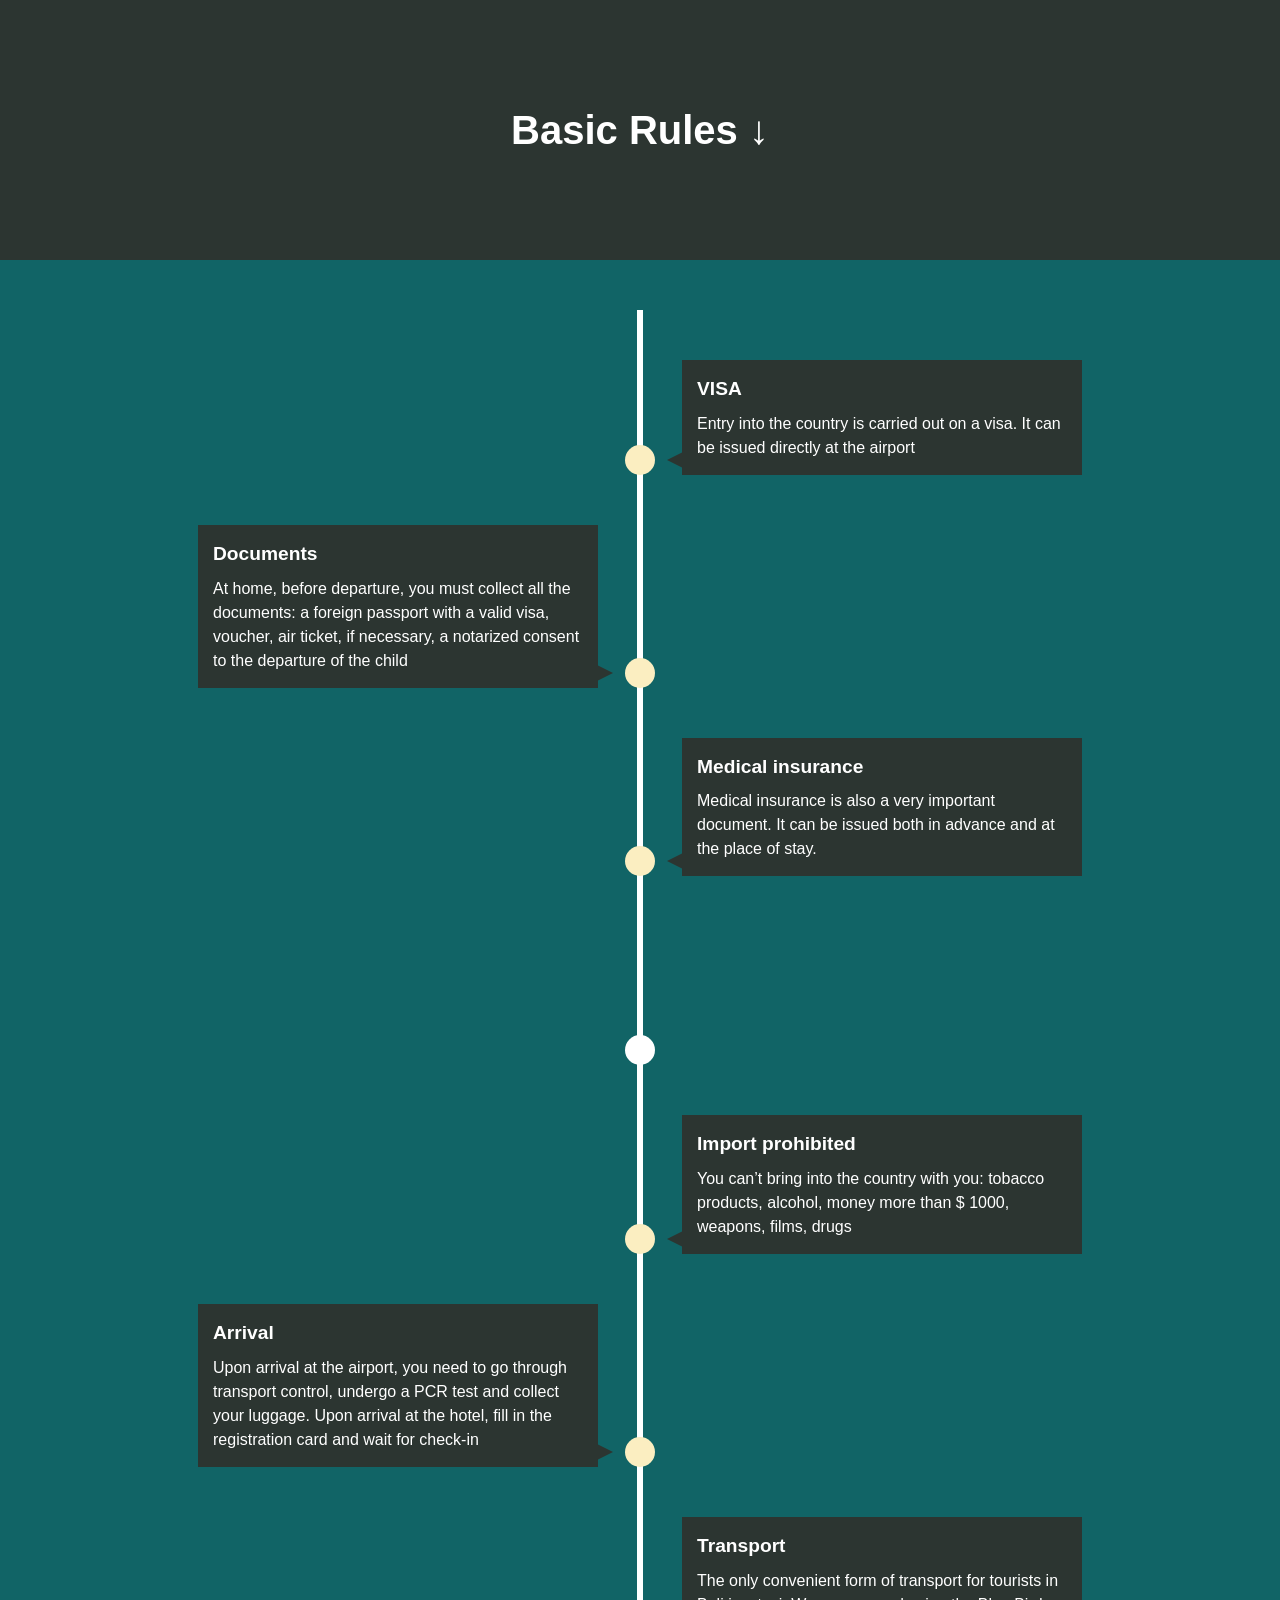
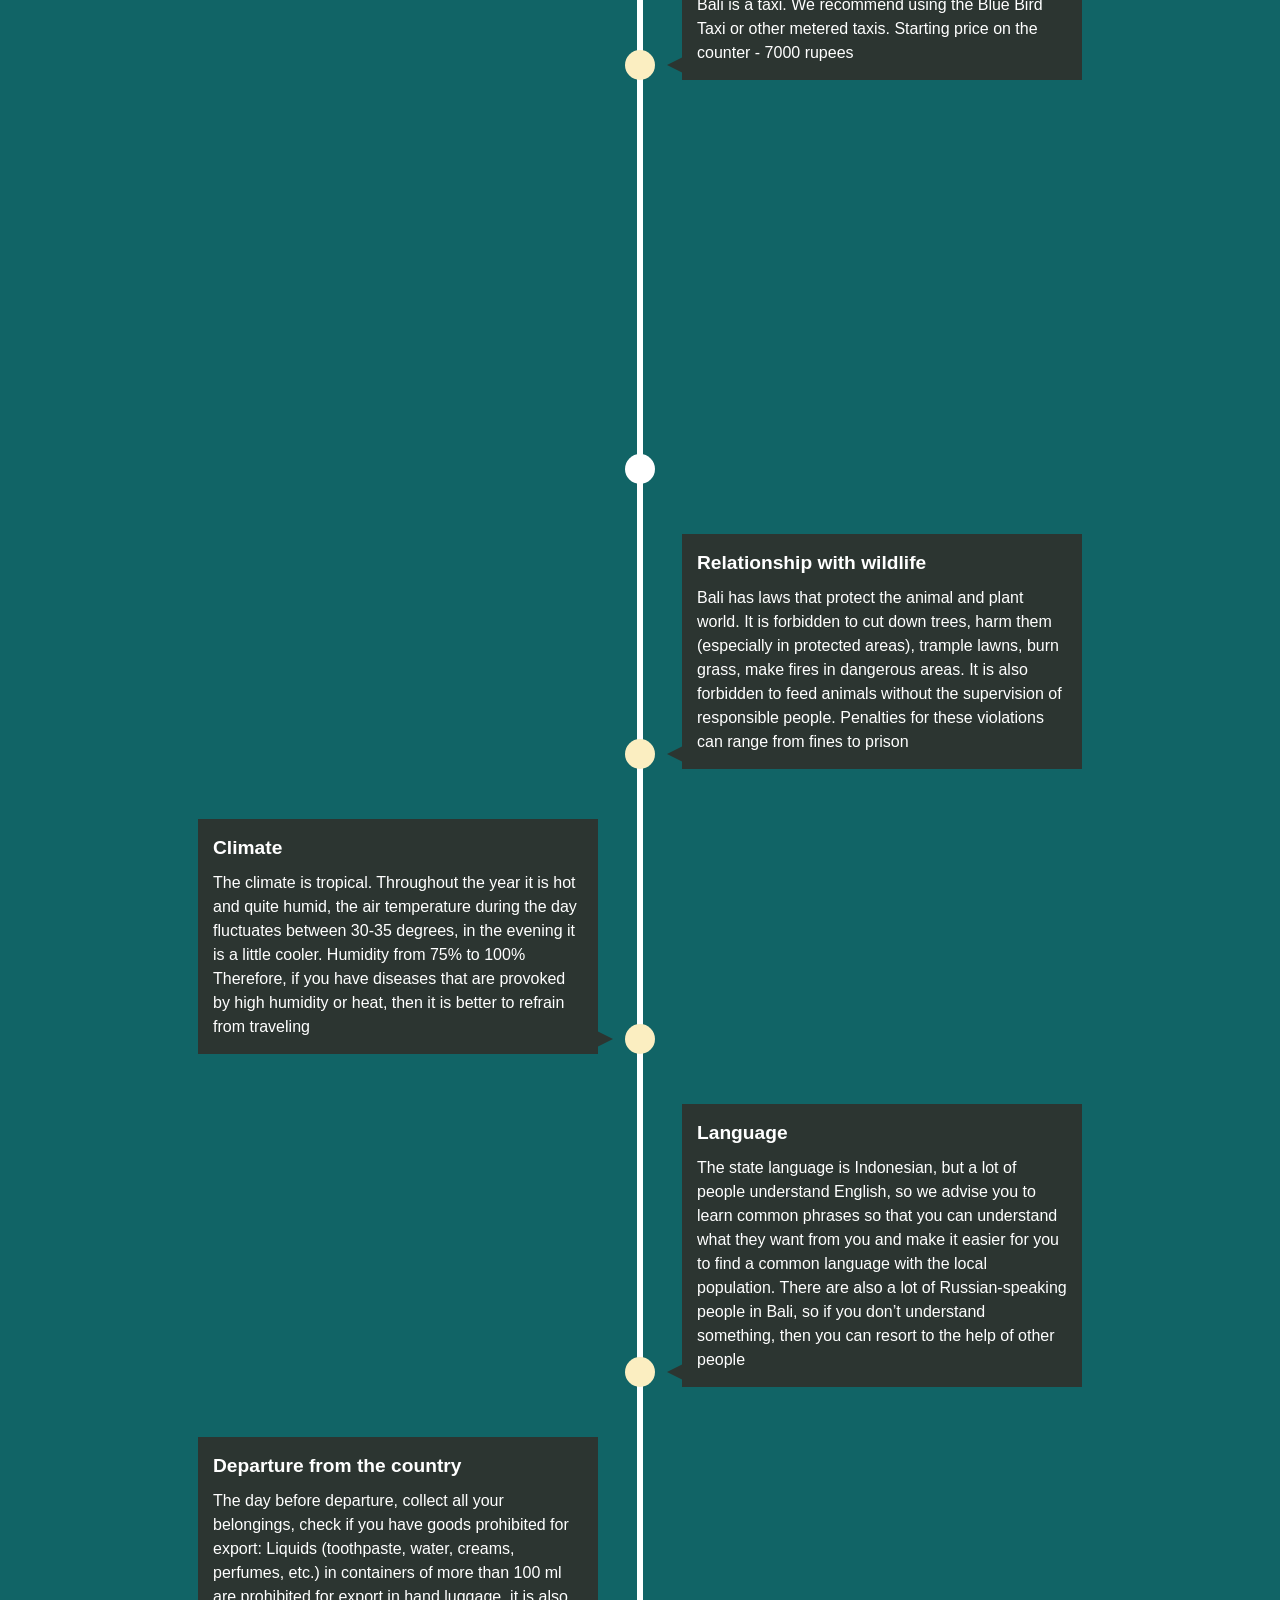
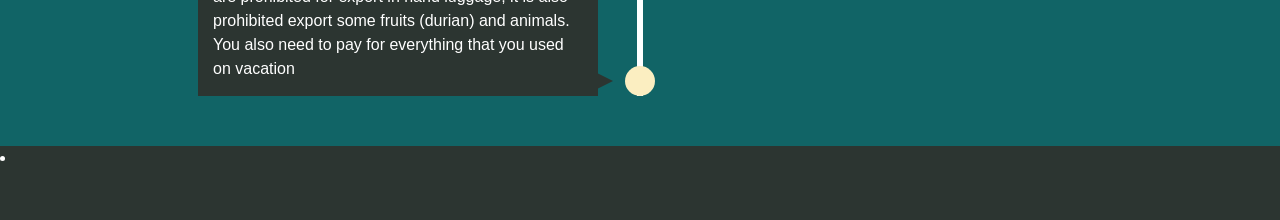
<file: Project Bali +todo list/Bali-project/index2.html>
<!DOCTYPE html>
<html lang="en">
<head>
    <meta charset="UTF-8">
    <meta http-equiv="X-UA-Compatible" content="IE=edge">
    <meta name="viewport" content="width=device-width, initial-scale=1.0">
    <title>Document</title>
    <link rel="stylesheet" href="assets/css/styles2.css">
    
</head>
<body>
    
    <section class="intro">
        <div class="container">
          <h1>Basic Rules &darr;</h1>
        </div>
      </section>
      
      <section class="Rules">
        <ul>
          <li>
            <div>
              <time>VISA</time> Entry into the country is carried out on a visa. It can be issued directly at the airport
            </div>
          </li>
          <li>
            <div>
              <time>Documents</time> At home, before departure, you must collect all the documents: a foreign passport with a valid visa, voucher, air ticket, if necessary, a notarized consent to the departure of the child
            </div>
          </li>
          <li>
            <div>
              <time>Medical insurance</time> Medical insurance is also a very important document. It can be issued both in advance and at the place of stay. 
            </div>
          </li>
          <li>
            <div>
              <time>First aid kit</time> Tt is better to collect a first-aid kit in advance, adding the most necessary medicines, sunscreens and ointments to it
            </div>
          </li>
          <li>
            <div>
              <time>Import prohibited</time> You can’t bring into the country with you: tobacco products, alcohol, money more than $ 1000, weapons, films, drugs
            </div>
          </li>
          <li>
            <div>
              <time>Arrival</time> Upon arrival at the airport, you need to go through transport control, undergo a PCR test and collect your luggage. Upon arrival at the hotel, fill in the registration card and wait for check-in
            </div>
          </li>
          <li>
            <div>
              <time>Transport</time> The only convenient form of transport for tourists in Bali is a taxi. We recommend using the Blue Bird Taxi or other metered taxis. Starting price on the counter - 7000 rupees
            </div>
          </li>
          <li>
            <div>
              <time>General rules</time> Keep your belongings in the hotel safe. Rent a bike only if you are confident. Drive your bike only when sober. Always carry your driver's license with you. Better use cash. Change money only in official exchangers. Read about what reverse currents (rip currents) are and how to behave if you are caught in such a current. If you want to learn how to surf, don't do it yourself. In no case do not buy drugs from anyone and do not try if they offer you for free. For the possession and distribution of drugs in Indonesia, punishment is provided up to the death penalty!
            </div>
          </li>
          <li>
            <div>
              <time>Relationship with wildlife</time> Bali has laws that protect the animal and plant world. It is forbidden to cut down trees, harm them (especially in protected areas), trample lawns, burn grass, make fires in dangerous areas. It is also forbidden to feed animals without the supervision of responsible people. Penalties for these violations can range from fines to prison
            </div>
          </li>
          <li>
            <div>
              <time>Climate</time> The climate is tropical. Throughout the year it is hot and quite humid, the air temperature during the day fluctuates between 30-35 degrees, in the evening it is a little cooler. Humidity from 75% to 100% Therefore, if you have diseases that are provoked by high humidity or heat, then it is better to refrain from traveling
            </div>
          </li>
          <li>
            <div>
              <time>Language</time> The state language is Indonesian, but a lot of people understand English, so we advise you to learn common phrases so that you can understand what they want from you and make it easier for you to find a common language with the local population. There are also a lot of Russian-speaking people in Bali, so if you don’t understand something, then you can resort to the help of other people
            </div>
          </li>
          <li>
            <div>
              <time>Departure from the country</time> The day before departure, collect all your belongings, check if you have goods prohibited for export: Liquids (toothpaste, water, creams, perfumes, etc.) in containers of more than 100 ml are prohibited for export in hand luggage, it is also prohibited export some fruits (durian) and animals. You also need to pay for everything that you used on vacation
            </div>
          </li>
        </ul>
        <li>
      </section>
   <script src="assets/js/main2.js"></script>

<footer>



    


</footer>



</body>
</html>
</file>
<file: Project Bali +todo list/Bali-project/assets/css/styles2.css>
*,
*::before,
*::after {
  margin: 0;
  padding: 0;  
  box-sizing: border-box;
}

body {
  font: normal 16px/1.5 "Helvetica Neue", sans-serif;
  background: #2C3531;
  box-shadow: -1px 0 4px rgba(14, 55, 63, 0.15);
  color: #fff;
  overflow-x: hidden;
  padding-bottom: 50px;
}


/* INTRO SECTION
–––––––––––––––––––––––––––––––––––––––––––––––––– */

.intro {
  background: #2C3531;
  padding: 100px 0;
}

.container {
  width: 90%;
  max-width: 1200px;
  margin: 0 auto;
  text-align: center;
}

h1 {
  font-size: 2.5rem;
}


/* Rules
–––––––––––––––––––––––––––––––––––––––––––––––––– */

.Rules ul {
  background: #116466;
  padding: 50px 0;
}

.Rules ul li {
  list-style-type: none;
  position: relative;
  width: 6px;
  margin: 0 auto;
  padding-top: 50px;
  background: #fff;
}

.Rules ul li::after {
  content: "";
  position: absolute;
  left: 50%;
  bottom: 0;
  transform: translateX(-50%);
  width: 30px;
  height: 30px;
  border-radius: 50%;
  background: inherit;
  z-index: 1;
}

.Rules ul li div {
  position: relative;
  bottom: 0;
  width: 400px;
  padding: 15px;
  background: #2C3531;
}

.Rules ul li div::before {
  content: "";
  position: absolute;
  bottom: 7px;
  width: 0;
  height: 0;
  border-style: solid;
}

.Rules ul li:nth-child(odd) div {
  left: 45px;
}

.Rules ul li:nth-child(odd) div::before {
  left: -15px;
  border-width: 8px 16px 8px 0;
  border-color: transparent #2C3531 transparent transparent;
}

.Rules ul li:nth-child(even) div {
  left: -439px;
}

.Rules ul li:nth-child(even) div::before {
  right: -15px;
  border-width: 8px 0 8px 16px;
  border-color: transparent transparent transparent #2C3531;
}

time {
  display: block;
  font-size: 1.2rem;
  font-weight: bold;
  margin-bottom: 8px;
}


/* EFFECTS
–––––––––––––––––––––––––––––––––––––––––––––––––– */

.Rules ul li::after {
  transition: background 0.5s ease-in-out;
}

.Rules ul li.in-view::after {
  background: #fbeec1;
}

.Rules ul li div {
  visibility: hidden;
  opacity: 0;
  transition: all 0.5s ease-in-out;
}

.Rules ul li:nth-child(odd) div {
  transform: translate3d(200px, 0, 0);
}

.Rules ul li:nth-child(even) div {
  transform:    translate3d(-200px, 0, 0);
}

.Rules ul li.in-view div {
  transform: none;
  visibility: visible;
  opacity: 1;
}


/* GENERAL MEDIA QUERIES
–––––––––––––––––––––––––––––––––––––––––––––––––– */

@media screen and (max-width: 900px) {
  .Rules ul li div {
    width: 250px;
  }
  .Rules ul li:nth-child(even) div {
    left: -289px;
    /*250+45-6*/
  }
}

@media screen and (max-width: 600px) {
  .Rules ul li {
    margin-left: 20px;
  }
  .Rules ul li div {
    width: calc(100vw - 91px);
  }
  .Rules ul li:nth-child(even) div {
    left: 45px;
  }
  .Rules ul li:nth-child(even) div::before {
    left: -15px;
    border-width: 8px 16px 8px 0;
    border-color: transparent #f45b69 transparent transparent;
  }
}


/* EXTRA/CLIP PATH STYLES
–––––––––––––––––––––––––––––––––––––––––––––––––– */
.Rules-clippy ul li::after {
  width: 40px;
  height: 40px;
  border-radius: 0;
}

.Rules-rhombus ul li::after {
  clip-path: polygon(50% 0%, 100% 50%, 50% 100%, 0% 50%);
}

.Rules-rhombus ul li div::before {
  bottom: 12px;
}

.Rules-star ul li::after {
  clip-path: polygon(
    50% 0%,
    61% 35%,
    98% 35%,
    68% 57%,
    79% 91%,
    50% 70%,
    21% 91%,
    32% 57%,
    2% 35%,
    39% 35%
  );
}

.Rules-heptagon ul li::after {
  clip-path: polygon(
    50% 0%,
    90% 20%,
    100% 60%,
    75% 100%,
    25% 100%,
    0% 60%,
    10% 20%
  );
}

.Rules-infinite ul li::after {
  animation: scaleAnimation 2s infinite;
}

@keyframes scaleAnimation {
  0% {
    transform: translateX(-50%) scale(1);
  }
  50% {
    transform: translateX(-50%) scale(1.25);
  }
  100% {
    transform: translateX(-50%) scale(1);
  }
}


/* FOOTER STYLES
–––––––––––––––––––––––––––––––––––––––––––––––––– */
.page-footer {
  position: fixed;
  right: 0;
  bottom: 20px;
  display: flex;
  align-items: center;
  padding: 5px;
  color: black;
  background: rgba(255, 255, 255, 0.65);
}

.page-footer a {
  display: flex;
  margin-left: 4px;
}
</file>
